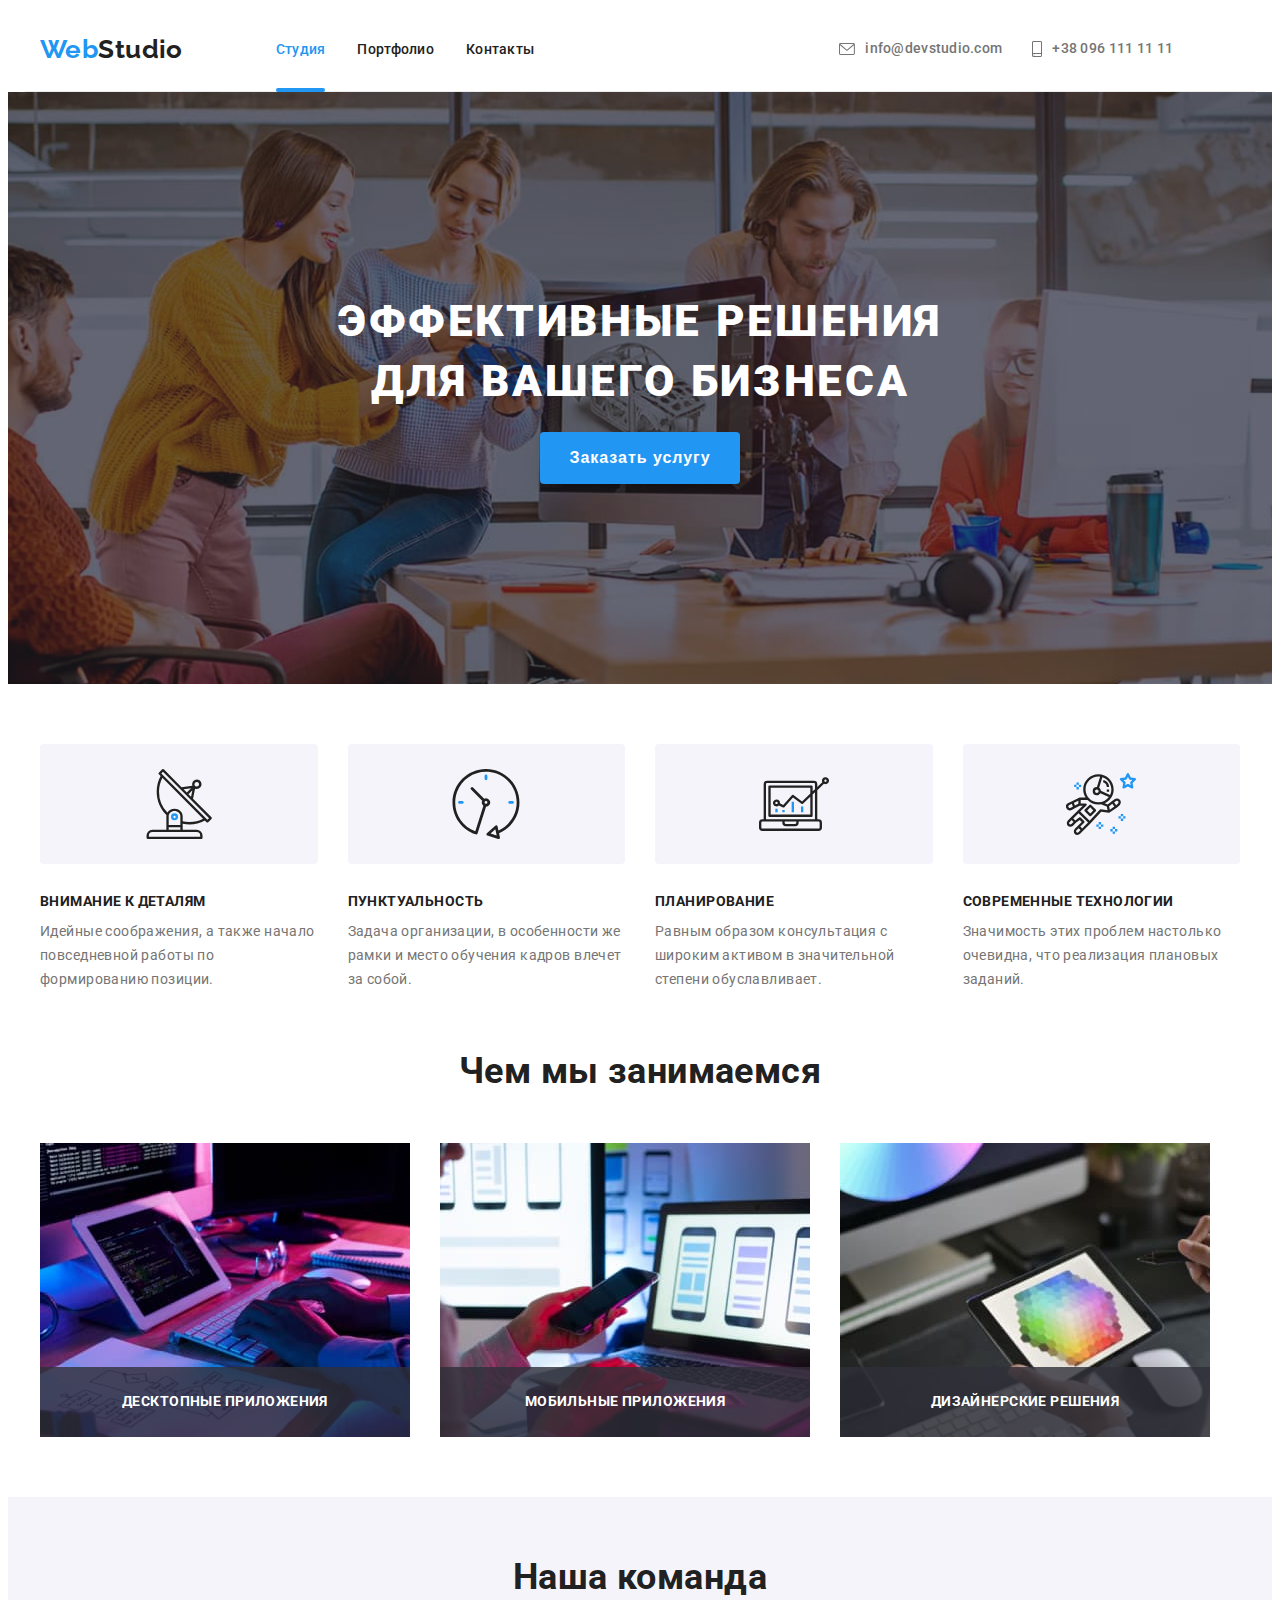
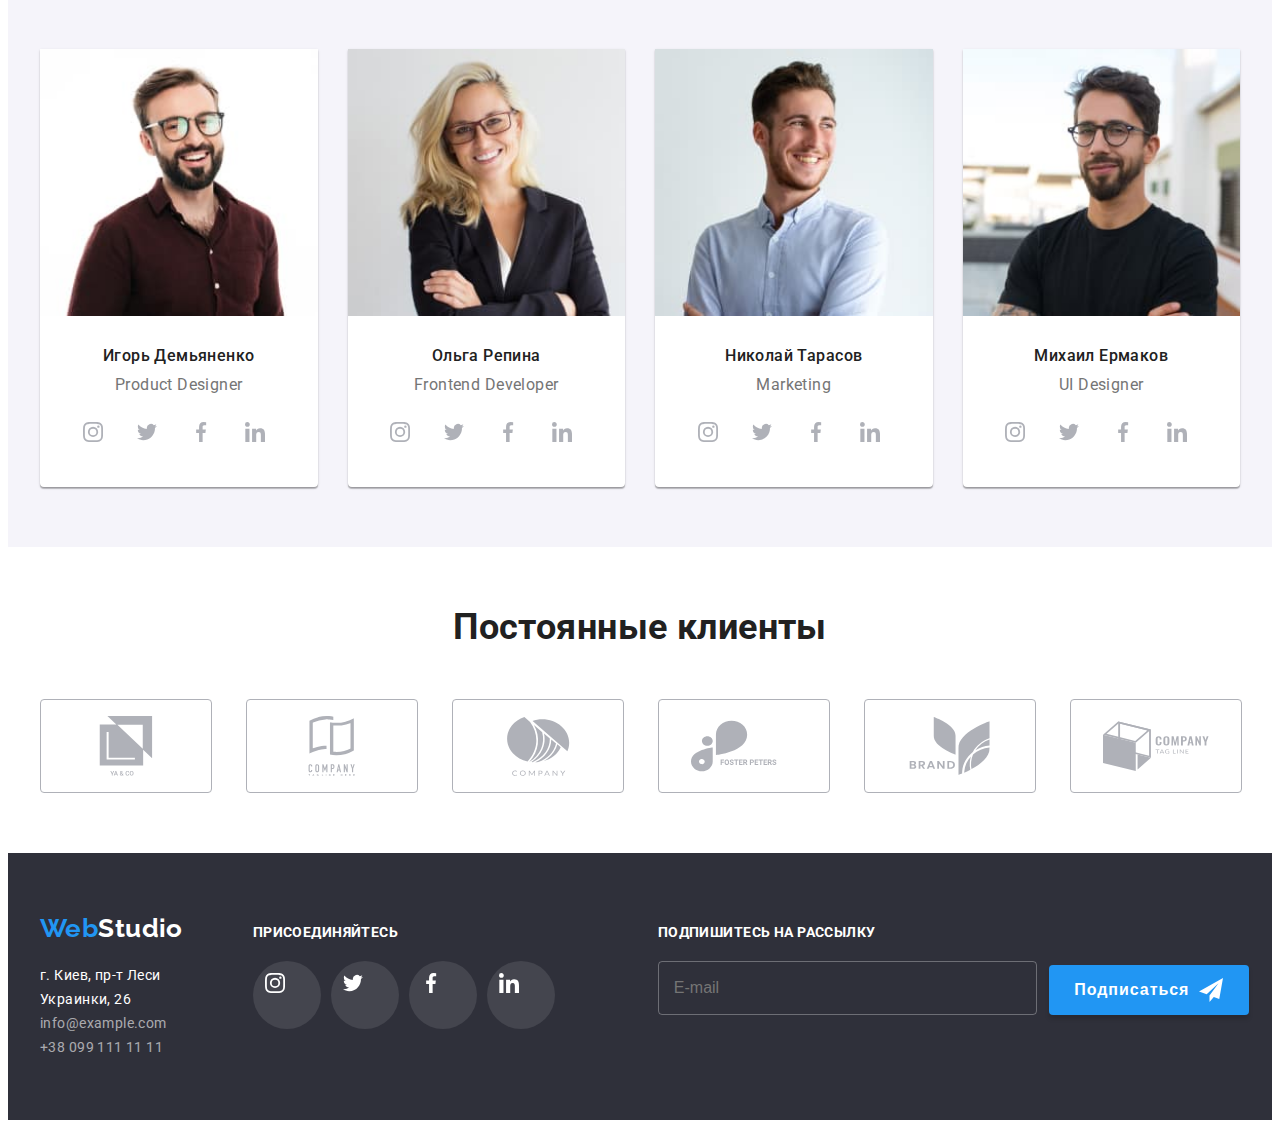
<file: index.html>
<!DOCTYPE html>
<html lang="ru">
<head>
    <meta charset="UTF-8">
    <meta http-equiv="X-UA-Compatible" content="IE=edge">
    <meta name="viewport" content="width=device-width, initial-scale=1.0">
    <link href="https://fonts.googleapis.com/css2?family=Raleway:wght@700&family=Roboto:wght@400;500;700;900&display=swap"
        rel="stylesheet">
    <link rel="stylesheet" href="https://cdnjs.cloudflare.com/ajax/libs/modern-normalize/1.1.0/modern-normalize.min.css"
            integrity="sha512-wpPYUAdjBVSE4KJnH1VR1HeZfpl1ub8YT/NKx4PuQ5NmX2tKuGu6U/JRp5y+Y8XG2tV+wKQpNHVUX03MfMFn9Q=="
            crossorigin="anonymous" referrerpolicy="no-referrer" />
    <link rel="stylesheet" href="./css/main.min.css">
    <title>WebStudio</title>
</head>
<body>
   <header class="header">
       <!-- навигация -->
        <div class="conteiner conteiner-header">
            <nav class="nav">
                <a class="logo" href="./index.html">Web<span class="logo--black">Studio</span></a>
                <button class="menu-button" type="button"
                aria-expanded="false" 
                aria-controls="menu-conteiner"
                data-menu-button>
                    <svg width="24" height="16" aria-label="Переключатель меню">
                        <use class="icon-cross" href="./image/icons.svg#icon-close-menu"></use>
                        <use class="icon-menu" href="./image/icons.svg#icon-menu"></use>
                    </svg>
                </button>
                <div class="menu-conteiner" data-menu id="menu-conteiner">
                    <ul class="nav__list">
                        <li class="nav__item"><a class="nav__link nav__link--current" href="./index.html">Студия</a></li>
                        <li class="nav__item"><a class="nav__link" href="./portfolio.html">Портфолио</a></li>
                        <li class="nav__item"><a class="nav__link" href="">Контакты</a></li>
                    </ul>
                    <ul class="contact">
                        <li class="contact__item">
                            <a class="contact__link tel--blue" href="tel:+380961111111">
                                <svg class="contact__icon" width="10" height="16">
                                    <use href="./image/icons.svg#icon-smartphone""></use>
                                </svg>
                                +38 096 111 11 11
                            </a>
                        </li>
                        <li class="contact__item">
                            <a class="contact__link" href="mailto:info@devstudio.com">
                                <svg class="contact__icon" width="16" height="12">
                                    <use href="./image/icons.svg#icon-envelope""></use>
                                </svg>
                                info@devstudio.com
                            </a>
                        </li>
                    </ul>
                    <ul class="menu-social">
                        <li class="menu-social__list"><a>Instagram</a></li>
                        <li class="menu-social__list"><a>Twitter</a></li>
                        <li class="menu-social__list"><a>Facebook</a></li>
                        <li class="menu-social__list"><a>LinkedIn</a></li>
                    </ul>
                </div>
            </nav> 
        </div>
   </header>    
   <main>
        <!-- заказ -->
        <section class="section section-hero">
                <h1 class="section-hero__title">Эффективные решения<br> для вашего бизнеса</h1>   
                <button data-modal-open class="btn" type="button">Заказать услугу</button>
        </section>
        <!-- Преимущества -->
        <section class="section section-benefits">
            <div class="conteiner">
                <h2 class="none">Наши преимущества</h2>
                <ul class="benefits__list">
                    <li class="benefits__item">
                        <div class="benefits__block">
                            <svg class="benefits__icon">
                                <use href="./image/icons.svg#icon-Group"></use>
                            </svg>
                        </div>
                        <h3 class="benefits__title">Внимание к деталям</h3>
                        <p class="benefits__text">Идейные соображения, а также начало повседневной работы по формированию позиции.</p>
                    </li>
                    <li class="benefits__item">
                        <div class="benefits__block">
                            <svg class="benefits__icon">
                                <use href="./image/icons.svg#icon-clock"></use>
                            </svg>
                        </div>
                        <h3 class="benefits__title">Пунктуальность</h3>
                        <p class="benefits__text">Задача организации, в особенности же рамки и место обучения кадров влечет за собой.</p>
                    </li>
                    <li class="benefits__item">
                        <div class="benefits__block">
                            <svg class="benefits__icon">
                                <use href="./image/icons.svg#icon-diagram"></use>
                            </svg>
                        </div>
                        <h3 class="benefits__title">Планирование</h3>
                        <p class="benefits__text">Равным образом консультация с широким активом в значительной степени обуславливает.</p>
                    </li>
                    <li class="benefits__item">
                        <div class="benefits__block">
                            <svg class="benefits__icon">
                                <use href="./image/icons.svg#icon-astronaut"></use>
                            </svg>
                        </div>
                        <h3 class="benefits__title">Современные технологии</h3>
                        <p class="benefits__text">Значимость этих проблем настолько очевидна, что реализация плановых заданий.</p>
                    </li>
                </ul> 
            </div>  
        </section>
        <!-- Деятельность -->
        <section class="section section--none">
            <div class="conteiner">
                <h3 class="section__title">Чем мы занимаемся</h3>
                <ul class="team-activity">
                    <li class="team-activity__item">
                        <img
                              class="adaptive"
                              src="./image/job1-des.jpg"
                              srcset="
                                ./image/job1-des.jpg    370w,
                                ./image/job1-des@2x.jpg 740w
                              "
                              sizes="(min-width: 1200px) 370px, 100vw"
                              width="370"
                              alt="Верстка"
                        />
                        <div class="team-activity__actions">
                            <h4 class="team-activity__title">Десктопные приложения</h4>
                        </div>
                    </li>
                    <li class="team-activity__item">
                        <img
                              class="adaptive"
                              src="./image/job2-des.jpg"
                              srcset="
                                ./image/job2-des.jpg    370w,
                                ./image/job2-des@2x.jpg 740w
                              "
                              sizes="(min-width: 1200px) 370px, 100vw"
                              width="370"
                              alt="Адаптив"
                        />
                        <div class="team-activity__actions">
                            <h4 class="team-activity__title">Мобильные приложения</h4>
                        </div>
                    </li>
                    <li class="team-activity__item">
                        <img
                              class="adaptive"
                              src="./image/job3-des.jpg"
                              srcset="
                                ./image/job3-des.jpg    370w,
                                ./image/job3-des@2x.jpg 740w
                              "
                              sizes="(min-width: 1200px) 370px, 100vw"
                              width="370"
                              alt="Дизайн"
                        />
                        <div class="team-activity__actions">
                            <h4 class="team-activity__title">Дизайнерские решения</h4>
                        </div>
                    </li>
                </ul>
            </di>
        </section>
        <!-- Команда -->
        <section class="section section--gray">
                <div class="conteiner">
                    <h2 class="section__title">Наша команда</h2>  
                    <ul class="team-list">
                        <li class="team-list__item">
                            <picture>
                                <source srcset="
                                                  ./image/member1-des.jpg    1x,
                                                  ./image/member1-des@2x.jpg 2x
                                                " media="(min-width:1200px)" />
                                <source srcset="
                                                  ./image/member1-tablet.jpg    1x,
                                                  ./image/member1-tablet@2x.jpg 2x
                                                " media="(min-width:768px)" />
                                <source srcset="
                                                  ./image/member1-mobile.jpg    1x,
                                                  ./image/member1-mobile@2x.jpg 2x
                                                " media="(min-width:480px)" />
                                <img class="adaptive" src="./image/member1-mobile.jpg" width="450"
                                    alt="Игорь Демьяненко" />
                            </picture>
                            <div class="team-list__member">
                                <h3 class="team-list__name">Игорь Демьяненко</h3>
                                <p class="team-list__job">Product Designer</p>
                                <ul class="social">
                                    <li>
                                        <a class="social__link" href="">
                                            <svg class="social__icon">
                                                <use href="./image/icons.svg#icon-instagram"></use>
                                            </svg>
                                        </a>
                                    </li>
                                    <li>
                                        <a class="social__link" href="">
                                            <svg class="social__icon">
                                                <use href="./image/icons.svg#icon-twitter"></use>
                                            </svg>
                                        </a>
                                    </li>
                                    <li>
                                        <a class="social__link" href="">
                                            <svg class="social__icon">
                                                <use href="./image/icons.svg#icon-facebook"></use>
                                            </svg>
                                        </a>
                                    </li>
                                    <li>
                                        <a class="social__link" href="">
                                            <svg class="social__icon">
                                                <use href="./image/icons.svg#icon-linkedin"></use>
                                            </svg>
                                        </a>
                                    </li>
                                </ul>
                            </div>
                        </li>
                        <li class="team-list__item">
                            <picture>
                                <source srcset="
                                                                              ./image/member2-des.jpg    1x,
                                                                              ./image/member2-des@2x.jpg 2x
                                                                            " media="(min-width:1200px)" />
                                <source srcset="
                                                                              ./image/member2-tablet.jpg    1x,
                                                                              ./image/member2-tablet@2x.jpg 2x
                                                                            " media="(min-width:768px)" />
                                <source srcset="
                                                                              ./image/member2-mobile.jpg    1x,
                                                                              ./image/member2-mobile@2x.jpg 2x
                                                                            " media="(min-width:480px)" />
                                <img class="adaptive" src="./image/member2-mobile.jpg" width="450" alt="Ольга Репина" />
                            </picture>
                            <div class="team-list__member">
                                <h3 class="team-list__name">Ольга Репина</h3>
                                <p class="team-list__job">Frontend Developer</p>
                                <ul class="social">
                                    <li>
                                        <a class="social__link" href="">
                                            <svg class="social__icon">
                                                <use href="./image/icons.svg#icon-instagram"></use>
                                            </svg>
                                        </a>
                                    </li>
                                    <li>
                                        <a class="social__link" href="">
                                            <svg class="social__icon">
                                                <use href="./image/icons.svg#icon-twitter"></use>
                                            </svg>
                                        </a>
                                    </li>
                                    <li>
                                        <a class="social__link" href="">
                                            <svg class="social__icon">
                                                <use href="./image/icons.svg#icon-facebook"></use>
                                            </svg>
                                        </a>
                                    </li>
                                    <li>
                                        <a class="social__link" href="">
                                            <svg class="social__icon">
                                                <use href="./image/icons.svg#icon-linkedin"></use>
                                            </svg>
                                        </a>
                                    </li>
                                </ul>
                            </div>
                        </li>
                        <li class="team-list__item">
                            <picture>
                                <source srcset="
                                                                              ./image/member3-des.jpg    1x,
                                                                              ./image/member3-des@2x.jpg 2x
                                                                            " media="(min-width:1200px)" />
                                <source srcset="
                                                                              ./image/member3-tablet.jpg    1x,
                                                                              ./image/member3-tablet@2x.jpg 2x
                                                                            " media="(min-width:768px)" />
                                <source srcset="
                                                                              ./image/member3-mobile.jpg    1x,
                                                                              ./image/member3-mobile@2x.jpg 2x
                                                                            " media="(min-width:480px)" />
                                <img class="adaptive" src="./image/member3-mobile.jpg" width="450" alt="Николай Тарасов" />
                            </picture>
                            <div class="team-list__member">
                                <h3 class="team-list__name">Николай Тарасов</h3>
                                <p class="team-list__job">Marketing</p>
                                <ul class="social">
                                    <li>
                                        <a class="social__link" href="">
                                            <svg class="social__icon">
                                                <use href="./image/icons.svg#icon-instagram"></use>
                                            </svg>
                                        </a>
                                    </li>
                                    <li>
                                        <a class="social__link" href="">
                                            <svg class="social__icon">
                                                <use href="./image/icons.svg#icon-twitter"></use>
                                            </svg>
                                        </a>
                                    </li>
                                    <li>
                                        <a class="social__link" href="">
                                            <svg class="social__icon">
                                                <use href="./image/icons.svg#icon-facebook"></use>
                                            </svg>
                                        </a>
                                    </li>
                                    <li>
                                        <a class="social__link" href="">
                                            <svg class="social__icon">
                                                <use href="./image/icons.svg#icon-linkedin"></use>
                                            </svg>
                                        </a>
                                    </li>
                                </ul>
                            </div>
                        </li>
                        <li class="team-list__item">
                            <picture>
                                <source srcset="
                                                                              ./image/member4-des.jpg    1x,
                                                                              ./image/member4-des@2x.jpg 2x
                                                                            " media="(min-width:1200px)" />
                                <source srcset="
                                                                              ./image/member4-tablet.jpg    1x,
                                                                              ./image/member4-tablet@2x.jpg 2x
                                                                            " media="(min-width:768px)" />
                                <source srcset="
                                                                              ./image/member4-mobile.jpg    1x,
                                                                              ./image/member4-mobile@2x.jpg 2x
                                                                            " media="(min-width:480px)" />
                                <img class="adaptive" src="./image/member4-mobile.jpg" width="450" alt="Михаил Ермаков" />
                            </picture>
                            <div class="team-list__member">
                                <h3 class="team-list__name">Михаил Ермаков</h3>
                                <p class="team-list__job">UI Designer</p>
                                <ul class="social">
                                    <li>
                                        <a class="social__link" href="">
                                            <svg class="social__icon">
                                                <use href="./image/icons.svg#icon-instagram"></use>
                                            </svg>
                                        </a>
                                    </li>
                                    <li>
                                        <a class="social__link" href="">
                                            <svg class="social__icon">
                                                <use href="./image/icons.svg#icon-twitter"></use>
                                            </svg>
                                        </a>
                                    </li>
                                    <li>
                                        <a class="social__link" href="">
                                            <svg class="social__icon">
                                                <use href="./image/icons.svg#icon-facebook"></use>
                                            </svg>
                                        </a>
                                    </li>
                                    <li>
                                        <a class="social__link" href="">
                                            <svg class="social__icon">
                                                <use href="./image/icons.svg#icon-linkedin"></use>
                                            </svg>
                                        </a>
                                    </li>
                                </ul>
                            </div>
                        </li>
                     </ul> 
                </div> 
        </section> 
        <!-- постоянные клиенты -->
        <section class="section">
            <div class="conteiner">
                <h1 class="section__title">Постоянные клиенты</h1>
                <ul class="client">
                    <li class="client__list">
                        <a class="client__link" href="">
                            <svg class="client__icon">
                                <use href="./image/icons.svg#icon-group1"></use>
                            </svg>
                        </a>
                    </li>
                    <li class="client__list">
                        <a class="client__link" href="">
                            <svg class="client__icon">
                                <use href="./image/icons.svg#icon-group2"></use>
                            </svg>
                        </a>
                    </li>
                    <li class="client__list">
                        <a class="client__link" href="">
                            <svg class="client__icon">
                                <use href="./image/icons.svg#icon-group3"></use>
                            </svg>
                        </a>
                    </li>
                    <li class="client__list">
                        <a class="client__link" href="">
                            <svg class="client__icon">
                                <use href="./image/icons.svg#icon-group4"></use>
                            </svg>
                        </a>
                    </li>
                    <li class="client__list">
                        <a class="client__link" href="">
                            <svg class="client__icon">
                                <use href="./image/icons.svg#icon-group5"></use>
                            </svg>
                        </a>
                    </li>
                    <li class="client__list">
                        <a class="client__link" href="">
                            <svg class="client__icon">
                                <use href="./image/icons.svg#icon-group6"></use>
                            </svg>
                        </a>
                    </li>
                </ul>
            </div>
        </section> 
    </main>
   <footer class="footer footer--black">
        <div class="conteiner conteiner__flex">
                <div class="adress">
                    <a class="logo footer__logo" href="./index.html">Web<span class="logo--white">Studio</span></a>
                    <address>
                        <ul>
                            <li class="adress__item">
                                <a class="adress__link" href=""><span class="adress__white">г. Киев, пр-т Леси Украинки, 26</span></a>
                            </li>
                            <li class="adress__item">
                                <a class="adress__link" href="mailto:info@example.com">info@example.com</a>
                            </li>
                            <li class="adress__item">
                                <a class="adress__link" href="tel:+380991111111">+38 099 111 11 11</a>
                            </li>
                        </ul>
                    </address>
                </div>
                <div class="block-social">
                    <p class="social-title">присоединяйтесь</p>
                    <ul class="social">
                        <li>
                            <a class="social__link social__link--gray" href="">
                                <svg class="social__icon social__icon--white">
                                    <use href="./image/icons.svg#icon-instagram"></use>
                                </svg>
                            </a>
                        </li>
                        <li>
                            <a class="social__link social__link--gray" href="">
                                <svg class="social__icon social__icon--white">
                                    <use href="./image/icons.svg#icon-twitter"></use>
                                </svg>
                            </a>
                        </li>
                        <li>
                            <a class="social__link social__link--gray" href="">
                                <svg class="social__icon social__icon--white">
                                    <use href="./image/icons.svg#icon-facebook"></use>
                                </svg>
                            </a>
                        </li>
                        <li>
                            <a class="social__link social__link--gray" href="">
                                <svg class="social__icon social__icon--white">
                                    <use href="./image/icons.svg#icon-linkedin"></use>
                                </svg>
                            </a>
                        </li>
                    </ul>
                </div>
                <form class="subscription">
                    <div class="subscription__block">
                        <label class="subscription__label" for="email">Подпишитесь на рассылку</label>
                        <input class="subscription__input" type="email" name="email" id="email" placeholder="E-mail">
                    </div>
                    <button type="submit" class="btn email-btn">
                        Подписаться
                        <svg class="email-btn__icon">
                            <use href="./image/icons.svg#icon-send"></use>
                        </svg>
                    </button>
                </form>
        </div>
   </footer>
<div class="backdrop is-hidden" data-modal>
    <div class="modal">
        <p class="modal__title">Оставьте свои данные, мы вам перезвоним</p>
        <form class="data-form">
            <ul class="data-form__list">
                <li class="data-form__item">
                    <label class="data-form__label" for="name">Имя</label>
                    <div class="data-form__box">
                        <input class="data-form__input" type="text" name="name" id="name">
                        <svg class="data-form__icon">
                            <use href="./image/icons.svg#icon-person"></use>
                        </svg>
                    </div>
                </li>
                <li class="data-form__item">
                    <label class="data-form__label" for="phone">Телефон</label>
                    <div class="data-form__box">
                        <input class="data-form__input" type="tel" name="phone" id="phone">
                        <svg class="data-form__icon">
                            <use href="./image/icons.svg#icon-phone"></use>
                        </svg>
                    </div>
                </li>
                <li class="data-form__item">
                    <label class="data-form__label" for="mail">Почта</label>
                    <div class="data-form__box">
                        <input class="data-form__input" type="email" name="email" id="mail">
                        <svg class="data-form__icon">
                            <use href="./image/icons.svg#icon-email"></use>
                        </svg>
                    </div>
                </li>
                <li class="data-form__item">
                    <label class="data-form__label" for="comment">Комментарий</label>
                    <textarea class="data-form__textarea" name="comment" id="comment" rows="10" placeholder="Введите текст"></textarea>
                </li>
            </ul>
            <label class="data-form__policy">
                <input class="data-form__check" type="checkbox" name="policy" value="policy">
                <svg class="data-form__new-check">
                    <use href="./image/icons.svg#icon-check"></use>
                </svg>
                Соглашаюсь с рассылкой и принимаю <a class="data-form__link" href="">Условия договора</a>
            </label>
            <button type="submit" class="btn">Отправить</button>
        </form>
        <button data-modal-close class="modal__btn">
            <svg class="icon" width="11" height="11">
                <use href="./image/icons.svg#icon-vector"></use>
            </svg>
        </button>
    </div>
</div>
<script src="./js/modal.js"></script>
<script src="./js/menu.js"></script>
</body>
</html>
</file>
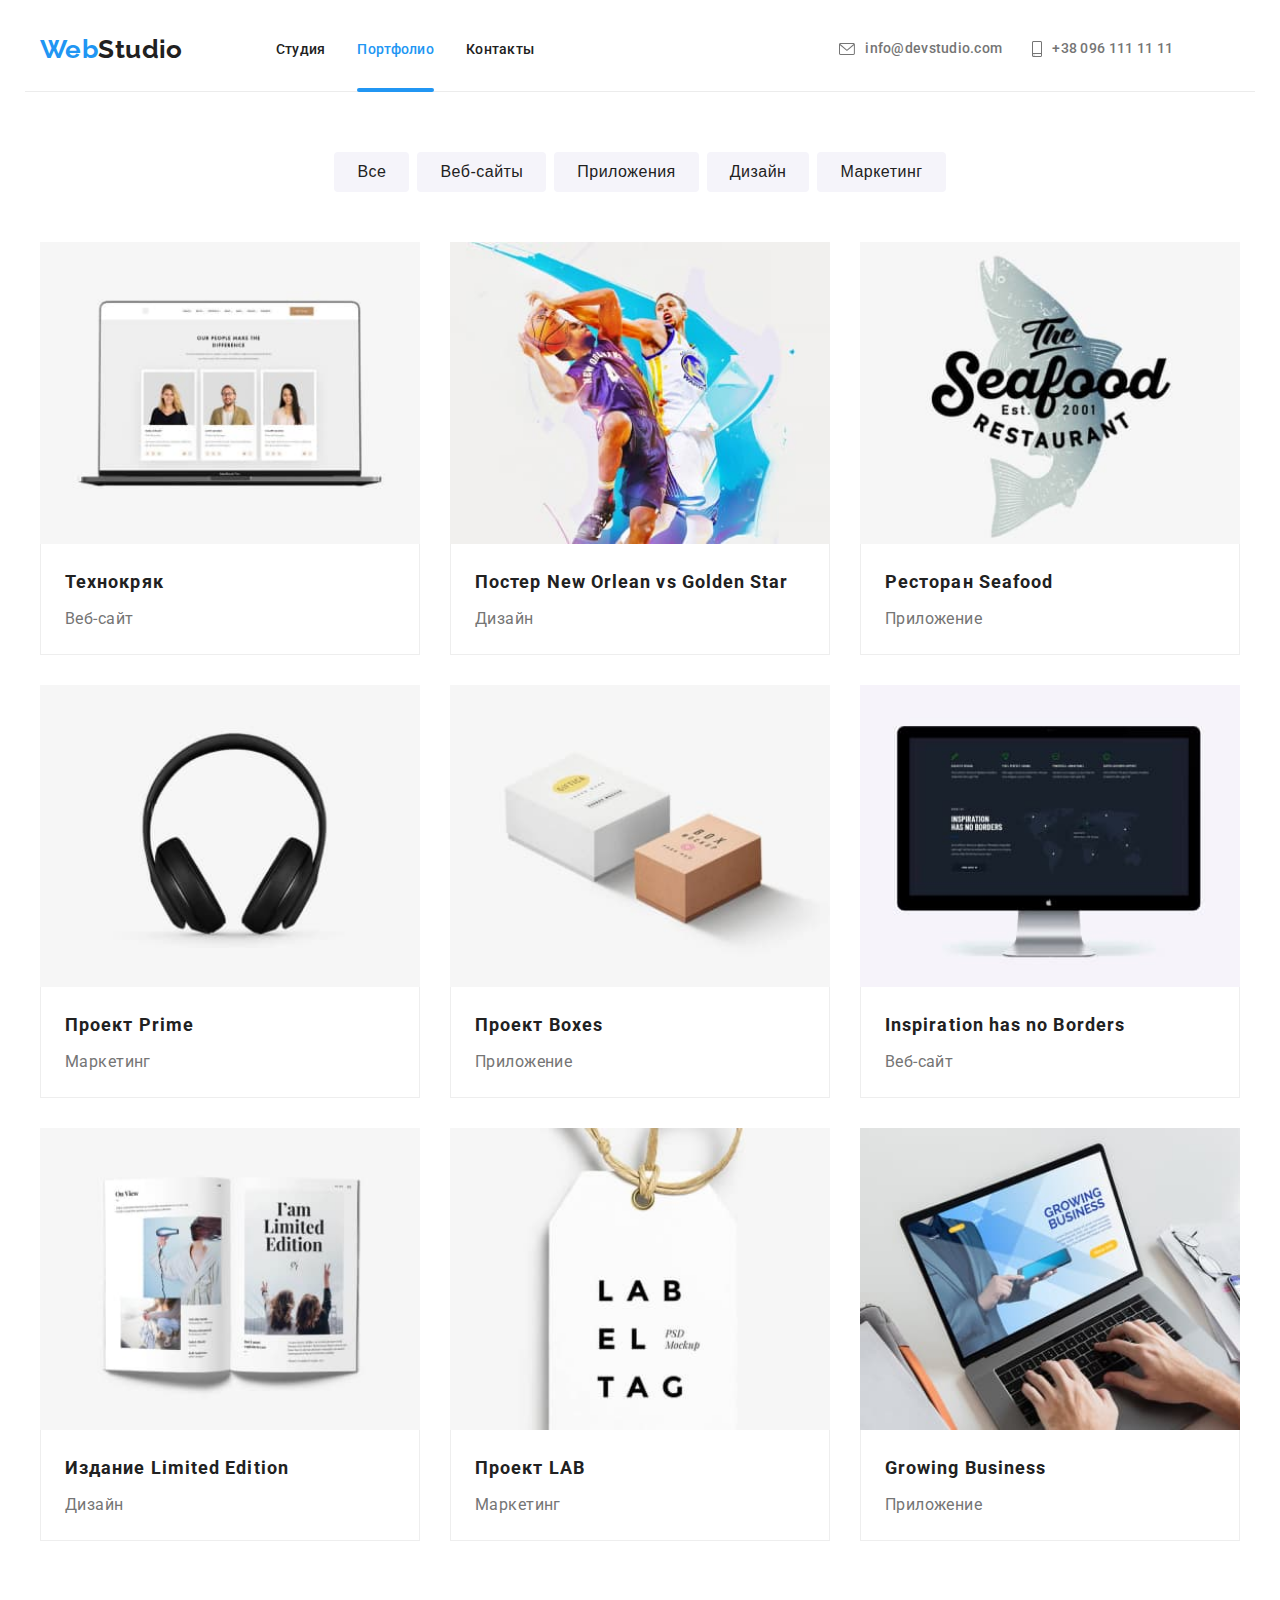
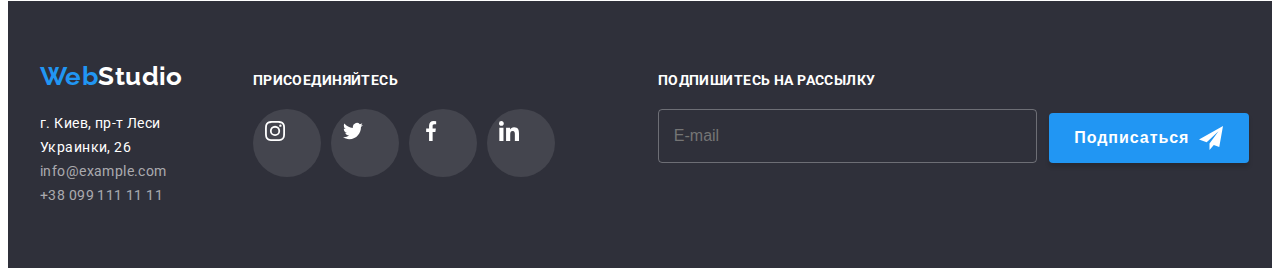
<file: portfolio.html>
<!DOCTYPE html>
<html lang="en">
<head>
    <meta charset="UTF-8">
    <meta http-equiv="X-UA-Compatible" content="IE=edge">
    <meta name="viewport" content="width=device-width, initial-scale=1.0">
    <link href="https://fonts.googleapis.com/css2?family=Raleway:wght@700&family=Roboto:wght@400;500;700;900&display=swap"
        rel="stylesheet">
    <link rel="stylesheet" href="https://cdnjs.cloudflare.com/ajax/libs/modern-normalize/1.1.0/modern-normalize.min.css"
        integrity="sha512-wpPYUAdjBVSE4KJnH1VR1HeZfpl1ub8YT/NKx4PuQ5NmX2tKuGu6U/JRp5y+Y8XG2tV+wKQpNHVUX03MfMFn9Q=="
        crossorigin="anonymous" referrerpolicy="no-referrer" />
    <link rel="stylesheet" href="./css/main.min.css">
    <title>Document</title>
</head>
<body>
    <header class="header">
        <!-- навигация -->
        <div class="conteiner conteiner-header">
            <nav class="nav">
                <a class="logo logo-none" href="./index.html">Web<span class="logo--black">Studio</span></a>
                <button class="menu-button" type="button" aria-expanded="false" aria-controls="menu-conteiner"
                    data-menu-button>
                    <svg width="24" height="16" aria-label="Переключатель меню">
                        <use class="icon-cross" href="./image/icons.svg#icon-close-menu"></use>
                        <use class="icon-menu" href="./image/icons.svg#icon-menu"></use>
                    </svg>
                </button>
                <div class="menu-conteiner" data-menu id="menu-conteiner">
                    <ul class="nav__list">
                        <li class="nav__item"><a class="nav__link" href="./index.html">Студия</a></li>
                        <li class="nav__item"><a class="nav__link nav__link--current" href="./portfolio.html">Портфолио</a></li>
                        <li class="nav__item"><a class="nav__link" href="">Контакты</a></li>
                    </ul>
                    <ul class="contact">
                        <li class="contact__item">
                            <a class="contact__link tel--blue" href="tel:+380961111111">
                                <svg class="contact__icon" width="10" height="16">
                                    <use href="./image/icons.svg#icon-smartphone""></use>
                                    </svg>
                                    +38 096 111 11 11
                                </a>
                            </li>
                            <li class=" contact__item">
                                        <a class="contact__link" href="mailto:info@devstudio.com">
                                            <svg class="contact__icon" width="16" height="12">
                                                <use href="./image/icons.svg#icon-envelope""></use>
                                    </svg>
                                    info@devstudio.com
                                </a>
                            </li>
                        </ul>
                        <ul class=" menu-social">
                        <li class="menu-social__list"><a>Instagram</a></li>
                        <li class="menu-social__list"><a>Twitter</a></li>
                        <li class="menu-social__list"><a>Facebook</a></li>
                        <li class="menu-social__list"><a>LinkedIn</a></li>
                    </ul>
                </div>
            </nav>
        </div>
    </header>
    <main>
        <section class="section">
            <div class="conteiner">
                <h1 class="none">Меню сайта</h1>
                <ul class="portfolio-menu">
                    <li class="portfolio-menu__item"><button class="portfolio-menu__button btn" type="button">Все</button></li>
                    <li class="portfolio-menu__item"><button class="portfolio-menu__button btn" type="button">Веб-сайты</button></li>
                    <li class="portfolio-menu__item"><button class="portfolio-menu__button btn" type="button">Приложения</button></li>
                    <li class="portfolio-menu__item"><button class="portfolio-menu__button btn" type="button">Дизайн</button></li>
                    <li class="portfolio-menu__item"><button class="portfolio-menu__button btn" type="button">Маркетинг</button></li>
                </ul>
                <ul class="cards-grid">
                    <li class="cards">
                        <div class="cards__thumb">
                            <picture>
                                <source srcset="
                                              ./image/portfolio/potf1-des.jpg    1x,
                                              ./image/portfolio/potf1-des@2x.jpg 2x
                                            " media="(min-width:1200px)" />
                                <source srcset="
                                              ./image/portfolio/potf1-tablet.jpg    1x,
                                              ./image/portfolio/potf1-tablet@2x.jpg 2x
                                            " media="(min-width:768px)" />
                                <source srcset="
                                              ./image/portfolio/potf1-mobile.jpg    1x,
                                              ./image/portfolio/potf1-mobile@2x.jpg 2x
                                            " media="(min-width:480px)" />
                                <img class="adaptive" src="./image/portfolio/potf1-mobile.jpg" width="450" alt="Веб-сайт" />
                            </picture>
                            <div class="card__overlay">
                                <p class="card__text-overlay">Ресурс предлагает комплексные предложения с разным уровнем функционала и сервисов. Все это позволит посетителю получить исчерпывающие сведения о компании или частном лице.
                                </p>
                            </div>
                        </div>
                        <div class="cards__description">
                            <h2 class="cards__title">Технокряк</h2>
                            <p class="cards__text">Веб-сайт</p>
                        </div>
                    </li>
                    <li class="cards">
                        <div class="cards__thumb">
                            <picture>
                                <source srcset="
                                                                              ./image/portfolio/potf2-des.jpg    1x,
                                                                              ./image/portfolio/potf2-des@2x.jpg 2x
                                                                            " media="(min-width:1200px)" />
                                <source srcset="
                                                                              ./image/portfolio/potf2-tablet.jpg    1x,
                                                                              ./image/portfolio/potf2-tablet@2x.jpg 2x
                                                                            " media="(min-width:768px)" />
                                <source srcset="
                                                                              ./image/portfolio/potf2-mobile.jpg    1x,
                                                                              ./image/portfolio/potf2-mobile@2x.jpg 2x
                                                                            " media="(min-width:480px)" />
                                <img class="adaptive" src="./image/portfolio/potf2-mobile.jpg" width="450" alt="Дизайн" />
                            </picture>
                            <div class="card__overlay">
                                <p class="card__text-overlay">
                                </p>
                            </div>
                        </div>
                        <div class="cards__description">
                            <h2 class="cards__title">Постер New Orlean vs Golden Star</h2>
                            <p class="cards__text">Дизайн</p>
                        </div>
                    </li>
                    <li class="cards">
                        <div class="cards__thumb">
                            <picture>
                                <source srcset="
                                                                              ./image/portfolio/potf3-des.jpg    1x,
                                                                              ./image/portfolio/potf3-des@2x.jpg 2x
                                                                            " media="(min-width:1200px)" />
                                <source srcset="
                                                                              ./image/portfolio/potf3-tablet.jpg    1x,
                                                                              ./image/portfolio/potf3-tablet@2x.jpg 2x
                                                                            " media="(min-width:768px)" />
                                <source srcset="
                                                                              ./image/portfolio/potf3-mobile.jpg    1x,
                                                                              ./image/portfolio/potf3-mobile@2x.jpg 2x
                                                                            " media="(min-width:480px)" />
                                <img class="adaptive" src="./image/portfolio/potf3-mobile.jpg" width="450" alt="Приложение" />
                            </picture>
                            <div class="card__overlay">
                                <p class="card__text-overlay">
                                </p>
                            </div>
                        </div>
                        <div class="cards__description">
                            <h2 class="cards__title">Ресторан Seafood</h2>
                            <p class="cards__text">Приложение</p>
                        </div>
                    </li>
                    <li class="cards">
                        <div class="cards__thumb">
                            <picture>
                                <source srcset="
                                                                              ./image/portfolio/potf4-des.jpg    1x,
                                                                              ./image/portfolio/potf4-des@2x.jpg 2x
                                                                            " media="(min-width:1200px)" />
                                <source srcset="
                                                                              ./image/portfolio/potf4-tablet.jpg    1x,
                                                                              ./image/portfolio/potf4-tablet@2x.jpg 2x
                                                                            " media="(min-width:768px)" />
                                <source srcset="
                                                                              ./image/portfolio/potf4-mobile.jpg    1x,
                                                                              ./image/portfolio/potf4-mobile@2x.jpg 2x
                                                                            " media="(min-width:480px)" />
                                <img class="adaptive" src="./image/portfolio/potf4-mobile.jpg" width="450" alt="Маркетинг" />
                            </picture>
                            <div class="card__overlay">
                                <p class="card__text-overlay">
                                </p>
                            </div>
                        </div>
                        <div class="cards__description">
                            <h2 class="cards__title">Проект Prime</h2>
                            <p class="cards__text">Маркетинг</p>
                        </div>
                    </li>
                    <li class="cards">
                        <div class="cards__thumb">
                            <picture>
                                <source srcset="
                                                                              ./image/portfolio/potf5-des.jpg    1x,
                                                                              ./image/portfolio/potf5-des@2x.jpg 2x
                                                                            " media="(min-width:1200px)" />
                                <source srcset="
                                                                              ./image/portfolio/potf5-tablet.jpg    1x,
                                                                              ./image/portfolio/potf5-tablet@2x.jpg 2x
                                                                            " media="(min-width:768px)" />
                                <source srcset="
                                                                              ./image/portfolio/potf5-mobile.jpg    1x,
                                                                              ./image/portfolio/potf5-mobile@2x.jpg 2x
                                                                            " media="(min-width:480px)" />
                                <img class="adaptive" src="./image/portfolio/potf5-mobile.jpg" width="450" alt="Приложение" />
                            </picture>
                            <div class="card__overlay">
                                <p class="card__text-overlay">
                                </p>
                            </div>
                        </div>
                        <div class="cards__description">
                            <h2 class="cards__title">Проект Boxes</h2>
                            <p class="cards__text">Приложение</p>
                        </div>
                    </li>
                    <li class="cards">
                        <div class="cards__thumb">
                            <picture>
                                <source srcset="
                                                                              ./image/portfolio/potf6-des.jpg    1x,
                                                                              ./image/portfolio/potf6-des@2x.jpg 2x
                                                                            " media="(min-width:1200px)" />
                                <source srcset="
                                                                              ./image/portfolio/potf6-tablet.jpg    1x,
                                                                              ./image/portfolio/potf6-tablet@2x.jpg 2x
                                                                            " media="(min-width:768px)" />
                                <source srcset="
                                                                              ./image/portfolio/potf6-mobile.jpg    1x,
                                                                              ./image/portfolio/potf6-mobile@2x.jpg 2x
                                                                            " media="(min-width:480px)" />
                                <img class="adaptive" src="./image/portfolio/potf6-mobile.jpg" width="450" alt="Веб-сайт" />
                            </picture>
                            <div class="card__overlay">
                                <p class="card__text-overlay">
                                </p>
                            </div>
                        </div>
                        <div class="cards__description">
                            <h2 class="cards__title">Inspiration has no Borders</h2>
                            <p class="cards__text">Веб-сайт</p>
                        </div>
                    </li>
                    <li class="cards">
                        <div class="cards__thumb">
                            <picture>
                                <source srcset="
                                                                              ./image/portfolio/potf7-des.jpg    1x,
                                                                              ./image/portfolio/potf7-des@2x.jpg 2x
                                                                            " media="(min-width:1200px)" />
                                <source srcset="
                                                                              ./image/portfolio/potf7-tablet.jpg    1x,
                                                                              ./image/portfolio/potf7-tablet@2x.jpg 2x
                                                                            " media="(min-width:768px)" />
                                <source srcset="
                                                                              ./image/portfolio/potf7-mobile.jpg    1x,
                                                                              ./image/portfolio/potf7-mobile@2x.jpg 2x
                                                                            " media="(min-width:480px)" />
                                <img class="adaptive" src="./image/portfolio/potf7-mobile.jpg" width="450" alt="Дизайн" />
                            </picture>
                            <div class="card__overlay">
                                <p class="card__text-overlay">
                                </p>
                            </div>
                        </div>
                        <div class="cards__description">
                            <h2 class="cards__title">Издание Limited Edition</h2>
                            <p class="cards__text">Дизайн</p>
                        </div>
                    </li>
                    <li class="cards">
                        <div class="cards__thumb">
                            <picture>
                                <source srcset="
                                                                              ./image/portfolio/potf8-des.jpg    1x,
                                                                              ./image/portfolio/potf8-des@2x.jpg 2x
                                                                            " media="(min-width:1200px)" />
                                <source srcset="
                                                                              ./image/portfolio/potf8-tablet.jpg    1x,
                                                                              ./image/portfolio/potf8-tablet@2x.jpg 2x
                                                                            " media="(min-width:768px)" />
                                <source srcset="
                                                                              ./image/portfolio/potf8-mobile.jpg    1x,
                                                                              ./image/portfolio/potf8-mobile@2x.jpg 2x
                                                                            " media="(min-width:480px)" />
                                <img class="adaptive" src="./image/portfolio/potf8-mobile.jpg" width="450" alt="Маркетинг" />
                            </picture>
                            <div class="card__overlay">
                                <p class="card__text-overlay">
                                </p>
                            </div>
                        </div>
                        <div class="cards__description">
                            <h2 class="cards__title">Проект LAB</h2>
                            <p class="cards__text">Маркетинг</p>
                        </div>
                    </li>
                    <li class="cards">
                        <div class="cards__thumb">
                            <picture>
                                <source srcset="
                                                                              ./image/portfolio/potf9-des.jpg    1x,
                                                                              ./image/portfolio/potf9-des@2x.jpg 2x
                                                                            " media="(min-width:1200px)" />
                                <source srcset="
                                                                              ./image/portfolio/potf9-tablet.jpg    1x,
                                                                              ./image/portfolio/potf9-tablet@2x.jpg 2x
                                                                            " media="(min-width:768px)" />
                                <source srcset="
                                                                              ./image/portfolio/potf9-mobile.jpg    1x,
                                                                              ./image/portfolio/potf9-mobile@2x.jpg 2x
                                                                            " media="(min-width:480px)" />
                                <img class="adaptive" src="./image/portfolio/potf9-mobile.jpg" width="450" alt="Приложение" />
                            </picture>
                            <div class="card__overlay">
                                <p class="card__text-overlay">
                                </p>
                            </div>
                        </div>
                        <div class="cards__description">
                            <h2 class="cards__title">Growing Business</h2>
                            <p class="cards__text">Приложение</p>
                        </div>
                    </li>
                    </li>
                </ul>
            </div>
        </section>
    </main>
    <footer class="footer footer--black">
        <div class="conteiner conteiner__flex">
                <div class="adress">
                    <a class="logo footer__logo" href="./index.html">Web<span class="logo--white">Studio</span></a>
                    <address>
                        <ul>
                            <li class="adress__item">
                                <a class="adress__link" href=""><span class="adress__white">г. Киев, пр-т Леси Украинки, 26</span></a>
                            </li>
                            <li class="adress__item">
                                <a class="adress__link" href="mailto:info@example.com">info@example.com</a>
                            </li>
                            <li class="adress__item">
                                <a class="adress__link" href="tel:+380991111111">+38 099 111 11 11</a>
                            </li>
                        </ul>
                    </address>
                </div>
                <div class="block-social">
                    <p class="social-title">присоединяйтесь</p>
                    <ul class="social">
                        <li>
                            <a class="social__link social__link--gray" href="">
                                <svg class="social__icon social__icon--white">
                                    <use href="./image/icons.svg#icon-instagram"></use>
                                </svg>
                            </a>
                        </li>
                        <li>
                            <a class="social__link social__link--gray" href="">
                                <svg class="social__icon social__icon--white">
                                    <use href="./image/icons.svg#icon-twitter"></use>
                                </svg>
                            </a>
                        </li>
                        <li>
                            <a class="social__link social__link--gray" href="">
                                <svg class="social__icon social__icon--white">
                                    <use href="./image/icons.svg#icon-facebook"></use>
                                </svg>
                            </a>
                        </li>
                        <li>
                            <a class="social__link social__link--gray" href="">
                                <svg class="social__icon social__icon--white">
                                    <use href="./image/icons.svg#icon-linkedin"></use>
                                </svg>
                            </a>
                        </li>
                    </ul>
                </div>
                <form class="subscription">
                    <div class="subscription__block">
                        <label class="subscription__label" for="email">Подпишитесь на рассылку</label>
                        <input class="subscription__input" type="email" name="email" id="email" placeholder="E-mail">
                    </div>
                    <button type="submit" class="btn email-btn">
                        Подписаться
                        <svg class="email-btn__icon">
                            <use href="./image/icons.svg#icon-send"></use>
                        </svg>
                    </button>
                </form>
        </div>
   </footer>
<script src="./js/menu.js"></script>
</body>
</html>
</file>
<file: css/main.min.css>
:root{--primiry-text-color: #212121;--text-color: #757575;--accent-color: #2196F3;--hero-color: #FFFFFF;--background-black: #2F303A;--background-main: #E5E5E5}body{font-family:roboto,sans-serif;color:var(--primiry-text-color);font-size:14px;background:var(--hero-color);letter-spacing:.03em}@media screen and (max-width: 767px){body.no-scroll{overflow:hidden}}h1,h2,h3,h4,p{margin:0}a{text-decoration:none}ul{list-style:none;margin:0;padding:0}.conteiner{margin:0 auto;padding-left:15px;padding-right:15px}@media screen and (min-width: 480px){.conteiner{width:480px}}@media screen and (min-width: 768px){.conteiner{width:768px}}@media screen and (min-width: 1200px){.conteiner{width:1200px}}.header{position:relative}.conteiner-header{border-bottom:1px solid #ececec}@media screen and (min-width: 768px){.conteiner-header{display:flex;align-items:center}}.section{background:var(--hero-color);padding-top:60px;padding-bottom:60px;margin:auto}.section--none{display:none}.section__title{font-size:28px;line-height:1.18;text-align:center;margin-bottom:30px}@media screen and (min-width: 1200px){.section__title{margin-bottom:50px;font-size:36px;line-height:1.16}}.adaptive{display:block;width:100%}.logo{padding-top:16px;padding-bottom:16px;font-family:Raleway,sans-serif;color:var(--accent-color);font-weight:700;font-size:26px;line-height:1.19;text-decoration:none}@media screen and (min-width: 1200px){.logo{padding-top:26px;padding-bottom:26px}}.logo--black{color:var(--primiry-text-color)}.logo--white{color:var(--hero-color)}.footer__logo{display:inline-block;margin-bottom:20px;padding:0}.section-hero{padding-top:118px;padding-bottom:118px;margin-left:auto;margin-right:auto;background-color:#c4c4c4;text-align:center;background-position:center;background-size:cover;background-repeat:no-repeat;background-image:linear-gradient(rgba(47, 48, 58, 0.4), rgba(47, 48, 58, 0.4)),url("../image/Header-mob.jpg")}@media(min-device-pixel-ratio: 2),(min-resolution: 192dpi),(min-resolution: 2dppx){.section-hero{background-image:url("../image/Header-mob@2x.jpg")}}@media screen and (min-width: 768px){.section-hero{background-image:linear-gradient(rgba(47, 48, 58, 0.4), rgba(47, 48, 58, 0.4)),url("../image/Header-tab.jpg")}}@media screen and (min-width: 768px)and (min-device-pixel-ratio: 2),screen and (min-width: 768px)and (min-resolution: 192dpi),screen and (min-width: 768px)and (min-resolution: 2dppx){.section-hero{background-image:url("../image/Header-tab@2x.jpg")}}@media screen and (min-width: 1200px){.section-hero{padding-top:200px;padding-bottom:200px;background-image:linear-gradient(rgba(47, 48, 58, 0.4), rgba(47, 48, 58, 0.4)),url("../image/Header-des.jpg")}}@media screen and (min-width: 1200px)and (min-device-pixel-ratio: 2),screen and (min-width: 1200px)and (min-resolution: 192dpi),screen and (min-width: 1200px)and (min-resolution: 2dppx){.section-hero{background-image:linear-gradient(rgba(47, 48, 58, 0.4), rgba(47, 48, 58, 0.4)),url("../image/Header-des@2x.jpg")}}.section-hero__title{margin-bottom:20px;color:var(--hero-color);font-weight:900;font-size:26px;line-height:1.62;letter-spacing:.06em;text-transform:uppercase}@media screen and (min-width: 1200px){.section-hero__title{font-size:44px;line-height:1.36}}.btn{padding-top:10px;padding-bottom:10px;margin:0 auto;display:block;color:var(--hero-color);font-weight:700;font-size:16px;line-height:1.88;letter-spacing:.06em;background:var(--accent-color);box-shadow:0px 4px 4px rgba(0,0,0,.15);border:1px solid rgba(0,0,0,0);border-radius:4px;cursor:pointer;min-width:200px}.none{display:none}@media screen and (min-width: 768px){.benefits__list{display:flex;flex-wrap:wrap;margin:-15px}}@media screen and (max-width: 767px){.benefits__item:not(:last-child){margin-bottom:30px}}@media screen and (min-width: 768px){.benefits__item{width:calc((100% - 60px)/2);margin:15px}}@media screen and (min-width: 1200px){.benefits__item{flex-wrap:nowrap;width:calc((100% - 120px)/4)}}.benefits__block{display:flex;width:100%;height:120px;margin-bottom:30px;background:#f5f4fa;border-radius:4px;justify-content:center;align-items:center}.benefits__icon{width:70px;height:70px}.benefits__title{font-size:14px;line-height:1.14;text-transform:uppercase;margin-bottom:10px}@media screen and (max-width: 767px){.benefits__title{text-align:center}}.benefits__text{line-height:1.71;color:var(--text-color);width:100%}@media screen and (min-width: 1200px){.section--none{display:block;padding-top:0}}.team-activity{display:flex}.team-activity__item:not(:last-child){margin-right:30px}.team-activity__item{display:flex;position:relative}.team-activity__actions{position:absolute;bottom:0;display:flex;justify-content:center;align-items:center;width:100%;height:70px;background:rgba(47,48,58,.8)}.team-activity__title{line-height:1.14;letter-spacing:.03em;text-transform:uppercase;color:#fff}.section--gray{background:#f5f4fa}@media screen and (min-width: 768px){.team-list{display:flex;flex-wrap:wrap;margin:-15px}.team-list__item{width:calc((100% - 60px)/2);margin:15px}}@media screen and (min-width: 1200px){.team-list{display:flex;flex-wrap:block;margin:-15px}.team-list__item{width:calc((100% - 120px)/4);margin:15px}}.team-list__item{background:#fff;box-shadow:0px 1px 3px rgba(0,0,0,.12),0px 1px 1px rgba(0,0,0,.14),0px 2px 1px rgba(0,0,0,.2);border-radius:0px 0px 4px 4px}@media screen and (max-width: 767px){.team-list__item:not(:last-child){margin-bottom:30px}}.team-list__member{padding-top:30px;padding-bottom:30px;text-align:center}.team-list__name{margin-bottom:10px;font-weight:500;font-size:16px;line-height:1.19}.team-list__job{color:var(--text-color);font-size:16px;line-height:1.19;margin-bottom:16px}.social{display:flex;justify-content:center}.social__link{transition:background-color 250ms cubic-bezier(0.4, 0, 0.2, 1);display:inline-block;width:44px;height:44px;border-radius:50%;margin-right:10px}.social__link:hover,.social__link:focus{background-color:var(--accent-color)}.social__link--gray{padding:12px;background:rgba(255,255,255,.1)}.social__icon{transition:fill 250ms cubic-bezier(0.4, 0, 0.2, 1);margin:12px;width:20px;height:20px;fill:#afb1b8}.social__link:hover .social__icon,.social__link:focus .social__icon{fill:var(--hero-color)}.social__icon--white{margin:0;fill:var(--hero-color)}.social-title{font-weight:700;font-size:14px;line-height:1.14;letter-spacing:.03em;text-transform:uppercase;color:var(--hero-color);margin-bottom:20px}.client{display:flex;flex-wrap:wrap;margin:-15px}@media screen and (min-width: 1200px){.client{flex-wrap:nowrap;justify-content:space-between}}.client__list{width:calc((100% - 60px)/2);margin:15px}@media screen and (min-width: 768px){.client__list{width:calc((100% - 90px)/3)}}@media screen and (min-width: 1200px){.client__list{width:170px}}.client__link{transition:border-color 250ms cubic-bezier(0.4, 0, 0.2, 1);display:inline-flex;justify-content:center;align-items:center;border:1px solid #afb1b8;border-radius:4px;width:100%;padding:16px 0}.client__link:hover,.client__link:focus{border-color:var(--accent-color)}.client__icon{transition:fill 250ms cubic-bezier(0.4, 0, 0.2, 1);width:106px;height:60px;fill:#afb1b8}.client__link:hover .client__icon,.client__link:focus .client__icon{fill:var(--accent-color)}.footer{margin:auto;padding-top:60px;padding-bottom:60px}.footer--black{background:var(--background-black)}.conteiner__flex{text-align:center}@media screen and (min-width: 1200px){.conteiner__flex{display:flex;align-items:baseline;text-align:left}}.adress{margin-bottom:60px}.adress__link{transition:color 250ms cubic-bezier(0.4, 0, 0.2, 1);font-style:normal;line-height:1.71;color:rgba(255,255,255,.6);text-decoration:none}.adress__link:hover,.adress__link:focus{color:var(--accent-color)}.adress__white{color:var(--hero-color)}@media screen and (min-width: 768px){.block-social{display:inline-block;margin-left:165px;padding-top:5px;vertical-align:top}.adress{display:inline-block;margin:0}}@media screen and (min-width: 1200px){.adress{margin-right:70px}.block-social{margin:0}}.subscription{margin-top:60px}@media screen and (min-width: 1200px){.subscription{margin-left:93px;margin-top:0;display:flex;align-items:flex-end;padding:0}}.subscription__block{display:flex;flex-direction:column}.subscription__label{font-weight:700;font-size:14px;line-height:1.14;letter-spacing:.03em;text-transform:uppercase;color:var(--hero-color)}.subscription__input{width:100%;height:50px;padding-left:15px;border:1px solid rgba(255,255,255,.3);border-radius:4px;background-color:rgba(0,0,0,0);color:rgba(255,255,255,.6);font-size:16px;margin:20px auto}@media screen and (min-width: 768px){.subscription__input{width:450px}}@media screen and (min-width: 1200px){.subscription__input{margin-bottom:0;width:360px}}.email-btn{display:flex;justify-content:center;align-items:center;height:50px}@media screen and (min-width: 1200px){.email-btn{margin-left:12px}}.email-btn__icon{margin-left:10px;width:24px;height:24px}.backdrop{position:fixed;top:0;left:0;padding:95px 15px;overflow-y:scroll;width:100%;height:100%;background-color:rgba(0,0,0,.2);opacity:1;visibility:visible;transition:opacity 250ms cubic-bezier(0.4, 0, 0.2, 1),visibility 250ms cubic-bezier(0.4, 0, 0.2, 1);overflow-y:scroll}.backdrop.is-hidden .modal{transform:translate(-50%, -50%) scale(1.1)}.modal{position:relative;padding:40px;max-width:450px;background:#fff;box-shadow:0px 1px 3px rgba(0,0,0,.12),0px 1px 1px rgba(0,0,0,.14),0px 2px 1px rgba(0,0,0,.2);border-radius:4px}@media screen and (min-width: 768px){.modal{position:absolute;top:50%;left:50%;transform:translate(-50%, -50%) scale(1);transition:transform 250ms cubic-bezier(0.4, 0, 0.2, 1);max-width:460px;max-height:609px}}@media screen and (min-width: 1200px){.modal{max-width:528px;max-height:581px}}.backdrop.is-hidden{opacity:0;pointer-events:none;visibility:hidden}.modal__btn{position:absolute;top:8px;right:8px;display:flex;justify-content:center;align-items:center;width:30px;height:30px;background-color:var(--hero-color);border:1px solid rgba(0,0,0,.1);border-radius:50%;cursor:pointer;transition:fill 250ms cubic-bezier(0.4, 0, 0.2, 1)}.modal__btn:hover,.modal__btn:focus{fill:var(--accent-color)}.modal__title{margin-bottom:12px;font-weight:700;font-size:20px;line-height:23px;text-align:center}.data-form__input{transition:border 250ms cubic-bezier(0.4, 0, 0.2, 1);height:40px;width:100%;padding-left:36px;margin:0;border-radius:4px;outline:none;border:1px solid rgba(33,33,33,.2);cursor:pointer}.data-form__input:hover,.data-form__input:focus{border:1px solid blue}.data-form__item{display:flex;flex-direction:column;margin-bottom:10px}.data-form__item:last-child{margin-bottom:20px}.data-form__label{display:flex;margin-bottom:4px;color:var(--text-color);font-size:12px;line-height:1.17;letter-spacing:.01em}.data-form__label:focus,.data-form__label:hover{color:var(--accent-color)}.data-form__box{position:relative}.data-form__icon{transition:fill 250ms cubic-bezier(0.4, 0, 0.2, 1);position:absolute;top:50%;left:12px;transform:translateY(-50%);width:24px;height:24px}.data-form__input:focus+.data-form__icon,.data-form__input:hover+.data-form__icon{fill:var(--accent-color)}.data-form__textarea{resize:none;height:120px;color:rgba(117,117,117,.5);padding:12px 16px;font-size:14;border-radius:4px;border:1px solid rgba(33,33,33,.2);outline:none;cursor:pointer}.data-form__textarea:focus,.data-form__textarea:hover{border:1px solid blue}.data-form__check{position:absolute;appearance:none;border:none}.data-form__policy{display:flex;margin-bottom:30px;font-size:12px;line-height:1.17}.data-form__new-check{width:16px;height:15px;margin:auto 7px;border:1px solid #000;border-radius:2px}.data-form__check:checked+.data-form__new-check{background-color:var(--accent-color);border:none}.data-form__link{margin-left:5px;color:var(--accent-color);text-decoration:underline}.portfolio-menu{display:flex;justify-content:center;margin-bottom:50px}@media screen and (max-width: 767px){.portfolio-menu{flex-wrap:wrap;justify-content:start}}.portfolio-menu__item:not(:last-child){margin-right:8px}@media screen and (max-width: 767px){.portfolio-menu__item:not(:nth-last-child(-n+2)){margin-bottom:15px}}.portfolio-menu__button{transition:color 250ms cubic-bezier(0.4, 0, 0.2, 1),background-color 250ms cubic-bezier(0.4, 0, 0.2, 1),box-shadow 250ms cubic-bezier(0.4, 0, 0.2, 1);padding:6px 22px;min-width:75px;font-weight:500;line-height:1.62;text-align:center;letter-spacing:.03em;color:#212121;background:#f5f4fa;box-shadow:none}.portfolio-menu__button:hover,.portfolio-menu__button:focus{color:var(--hero-color);background-color:var(--accent-color);box-shadow:0px 4px 4px rgba(0,0,0,.15)}@media screen and (min-width: 768px){.cards-grid{display:flex;flex-wrap:wrap;margin:-15px}}.cards{transition:box-shadow 250ms cubic-bezier(0.4, 0, 0.2, 1);background:var(--hero-color)}.cards:hover{box-shadow:0px 1px 1px rgba(0,0,0,.12),0px 4px 4px rgba(0,0,0,.06),1px 4px 6px rgba(0,0,0,.16);cursor:pointer}@media screen and (max-width: 767px){.cards:not(:last-child){margin-bottom:30px}}@media screen and (min-width: 768px){.cards{width:calc((100% - 60px)/2);margin:15px}}@media screen and (min-width: 1200px){.cards{width:calc((100% - 90px)/3);margin:15px}}.cards__description{padding-left:24px;padding-bottom:20px;padding-top:20px;text-align:left;border:1px solid #eee;border-top:none}.cards__title{margin-bottom:4px;font-size:18px;line-height:2;letter-spacing:.06em}.cards__text{font-size:16px;line-height:1.88;color:var(--text-color)}.cards__thumb{position:relative;overflow:hidden}.card__overlay{transform:translatey(100%);transition:transform 250ms cubic-bezier(0.4, 0, 0.2, 1);display:flex;justify-content:center;align-items:center;height:100%;width:100%;position:absolute;top:0;left:0;background:rgba(33,150,243,.9)}.cards:hover .card__overlay{transform:translatey(0)}.card__text-overlay{width:322px;height:168px;font-size:18px;line-height:1.55;color:var(--hero-color)}.nav{display:flex;align-items:center;position:relative}@media screen and (max-width: 767px){.nav{justify-content:space-between}}.menu-button{display:flex;padding:0;margin:0;border:none;background-color:rgba(0,0,0,0);z-index:4}@media screen and (min-width: 768px){.menu-button{display:none}}.menu-button .icon-cross{display:none}.menu-button.is-open .icon-cross{display:block}.menu-button.is-open .icon-menu{display:none}.icon-menu{fill:#212121}.icon-menu:focus,.icon-menu:hover{fill:var(--accent-color)}.icon-cross{fill:#212121}.icon-cross:hover,.icon-cross:focus{fill:var(--accent-color)}@media screen and (max-width: 767px){.menu-conteiner{display:none;position:fixed;top:0;left:0;width:100vw;height:100vh;overflow-y:scroll;background-color:#fff;padding:48px 40px;z-index:3}.menu-conteiner.is-open{display:flex;flex-direction:column}}@media screen and (min-width: 768px){.menu-conteiner{display:flex;align-items:center;margin-left:88px;margin-right:0}}@media screen and (min-width: 1200px){.menu-conteiner{margin-left:93px}}@media screen and (max-width: 767px){.nav__list{align-items:center;flex-grow:1}.nav__list .nav__item:not(:last-child){margin-bottom:32px}}@media screen and (min-width: 768px){.nav__list{display:flex;justify-content:center;margin-right:80px}.nav__list .nav__item:not(:last-child){margin-right:32px}}@media screen and (min-width: 1200px){.nav__list{margin-right:305px}}.nav__link{transition:color 250ms cubic-bezier(0.4, 0, 0.2, 1);text-decoration:none;font-weight:500;position:relative;letter-spacing:.02em;color:var(--primiry-text-color)}@media screen and (max-width: 767px){.nav__link{font-size:40px;line-height:1.17;letter-spacing:.02em}}@media screen and (min-width: 768px){.nav__link{font-size:14px;line-height:1.14;padding-top:20px;padding-bottom:28px}}@media screen and (min-width: 1200px){.nav__link{padding-top:33px;padding-bottom:35px}}.nav__link:hover,.nav__link:focus{color:var(--accent-color)}.nav__link--current{color:var(--accent-color)}@media screen and (min-width: 768px){.nav__link--current::after{content:"";position:absolute;bottom:0;right:0;display:inline-block;width:100%;height:4px;background:#2196f3;border-radius:2px}}@media screen and (max-width: 767px){.contact{margin-bottom:64px}.contact .contact__item:not(:last-child){margin-bottom:32px}}@media screen and (min-width: 768px){.contact{display:flex;flex-direction:column-reverse}}@media screen and (min-width: 1200px){.contact{flex-direction:row-reverse;margin:auto;margin-right:0;align-items:center}.contact .contact__item:not(:last-child){margin-left:30px}}.contact__link{transition:color 250ms cubic-bezier(0.4, 0, 0.2, 1);color:var(--text-color);letter-spacing:.02em;font-weight:500;font-size:14px;line-height:1.14;letter-spacing:.02em}@media screen and (max-width: 767px){.contact__link{font-size:24px;line-height:1.16}.contact__link.tel--blue{font-size:34px;color:#2196f3}}@media screen and (min-width: 768px){.contact__link:hover,.contact__link:focus{color:var(--accent-color)}}@media screen and (min-width: 768px){.contact__link{padding-top:10px;padding-bottom:10px;display:inline-flex;align-items:center}}.contact__icon{transition:fill 250ms cubic-bezier(0.4, 0, 0.2, 1);margin-right:10px;fill:var(--text-color)}.contact__link:hover .contact__icon,.contact__link:focus .contact__icon{fill:var(--accent-color)}@media screen and (max-width: 767px){.contact__icon{display:none}}@media screen and (max-width: 767px){.menu-social{display:flex;font-size:18px;line-height:1.22;letter-spacing:.02em;color:#2196f3}.menu-social__list:not(:last-child){border-right:1px solid rgba(33,33,33,.2);padding-right:10px}.menu-social__list:not(:first-child){margin-left:10px}}@media screen and (min-width: 768px){.menu-social{display:none}}/*# sourceMappingURL=main.min.css.map */
</file>
